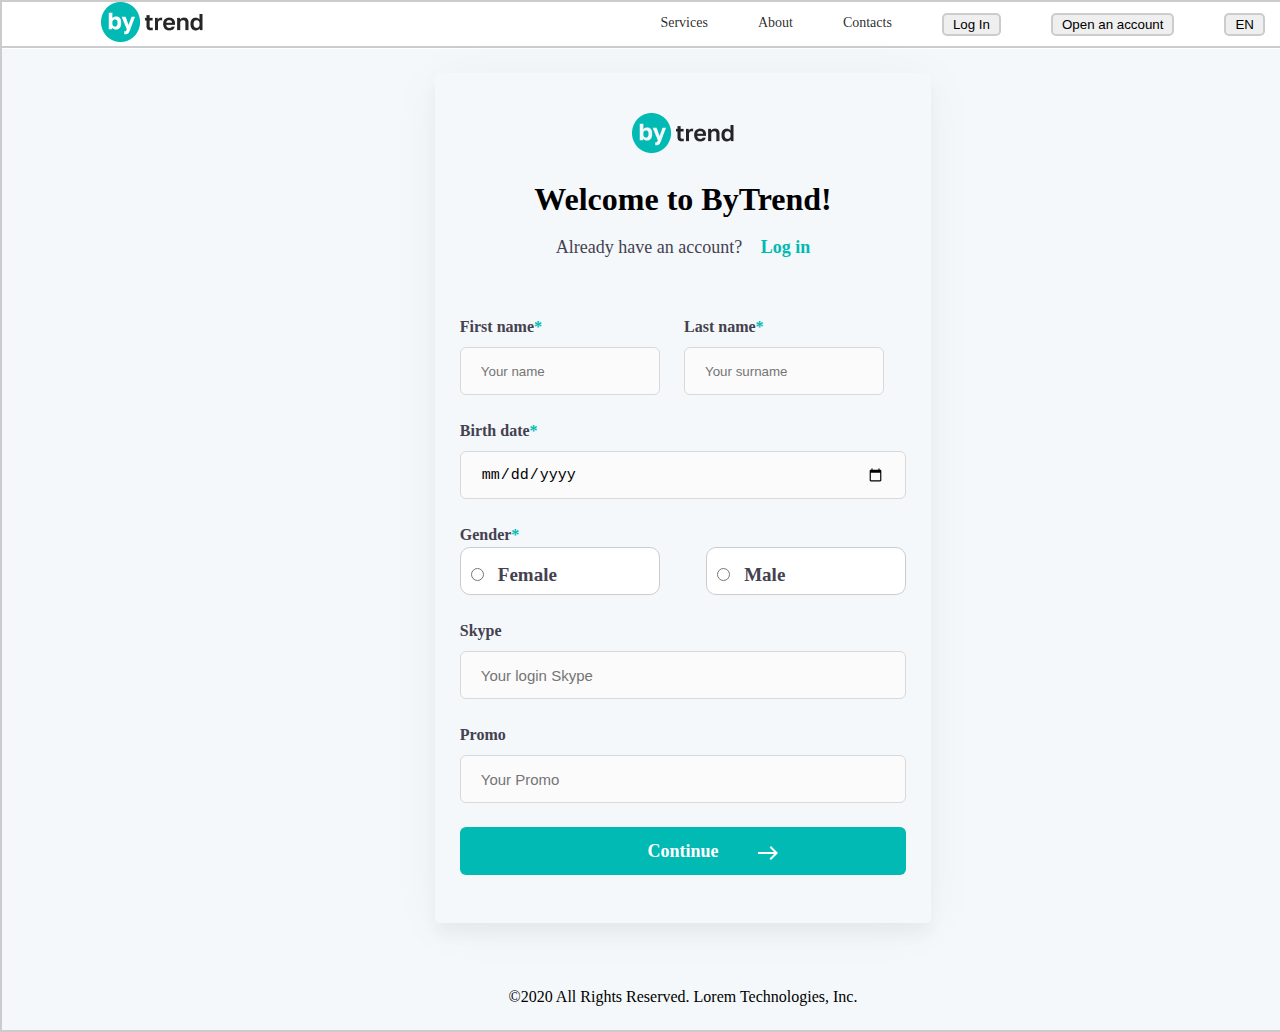
<file: index.html>
<!DOCTYPE html>
<html lang="en">

<head>
    <meta charset="UTF-8">
    <meta name="viewport" content="width=device-width, initial-scale=1.0">
    <title>First Step</title>
    <link rel="stylesheet" href="./Css/style.css">
</head>

<body>
    <header>
        <div class="menyu">
            <div class="img">
                <img src="Images/logo (1).png" alt="">
            </div>
            <div class="navbar">
                <nav>
                    <ul>
                        <li class="nav-list"><a href="" class="nav-link">Services</a></li>
                        <li class="nav-list"><a href="" class="nav-link">About</a></li>
                        <li class="nav-list"><a href="" class="nav-link"> Contacts</a></li>
                        <li class="nav-list"><a href="./Pages/login.html" class="nav-link"><button>Log In</button></a>
                        </li>
                        <li class="nav-list"><a href="" class="nav-link"><button>Open an account</button></a></li>
                        <li class="nav-list"><a href="" class="nav-link"><button>EN</button></a></li>
                    </ul>
                </nav>
            </div>
        </div>
    </header>

    <main>
        <div class="main">

            <div class="container">
                <center>
                    <img class="trend" src="Images/logo (1).png" alt="">
                    <h1>Welcome to ByTrend!</h1>
                    <div class="login">
                        <div class="left">
                            <h3>Already have an account?</h3>
                        </div>
                        <div class="right">
                            <a href="./Pages/login.html">Log in</a>

                        </div>
                    </div>
                </center>
                <div class="name">
                    <div class="first-name">
                        <form>
                            <label for="first-name">First name<span>*</span></label>
                            <input required id="first-name" type="text" placeholder="Your name">
                        </form>
                    </div>
                    <div class="Last-name">
                        <form>
                            <label for="last-name">Last name<span>*</span></label>
                            <input required id="last-name" type="text" placeholder="Your surname">
                        </form>


                    </div>
                </div>
                <div class="birth">
                    <form>
                        <label for="Birth-date*">Birth date<span>*</span></label>
                        <input required type="date" id="Birth-date" placeholder="06.12.1992">

                    </form>
                </div>
                <div class="gender">
                    <form>
                        <h1>Gender<span>*</span></h1>
                        <div class="Gender">
                            <div class="famale">
                                <input name="gender" id="female" required type="radio">
                                <label for="female">Female</label>
                            </div>
                            <div class="male">
                                <input name="gender" id="male" required type="radio">
                                <label for="male">Male</label>
                            </div>

                        </div>

                    </form>


                </div>
                <div class="skype">
                    <form>
                        <label for="skype">Skype</label>
                        <input id="skype" type="text" placeholder="Your login Skype">
                    </form>

                </div>
                <div class="skype">
                    <form>
                        <label for="skype">Promo</label>
                        <input id="skype" type="text" placeholder="Your Promo">
                    </form>

                </div>

                <center>
                    <button><a href="./Pages/register.html">Continue</a></button>
                    <img class="top-img" src="Images/right.svg" alt="">


                </center>
            </div>
            <center>
                <p class="foot-text">©2020 All Rights Reserved. Lorem Technologies, Inc.</p>

            </center>
        </div>


    </main>
    <footer>

    </footer>

</body>

</html>
</file>
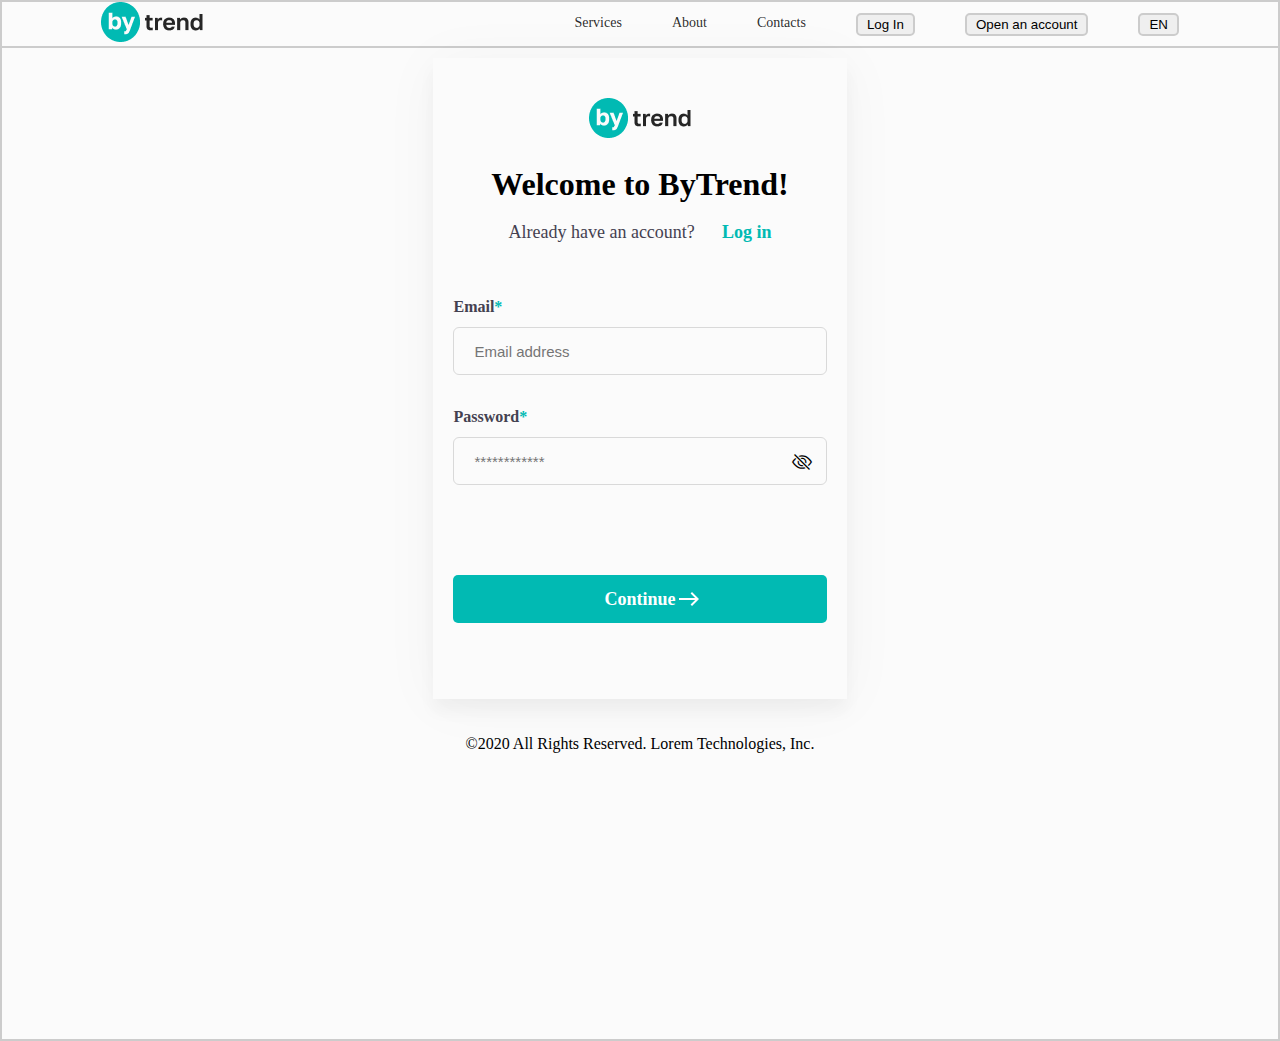
<file: Pages/login.html>
<!DOCTYPE html>
<html lang="en">

<head>
    <meta charset="UTF-8">
    <meta name="viewport" content="width=device-width, initial-scale=1.0">
    <title>Log In</title>
    <link rel="stylesheet" href="../Css/login.css">
    <link rel="stylesheet" href="https://cdn.jsdelivr.net/npm/bootstrap-icons@1.3.0/font/bootstrap-icons.css" />
</head>

<body>
    <header>
        <div class="menyu">
            <div class="img">
                <a href="../index.html"><img src="../Images/logo (1).png    " alt=""></a>
            </div>
            <div class="navbar">
                <nav>
                    <ul>
                        <li class="nav-list"><a href="" class="nav-link">Services</a></li>
                        <li class="nav-list"><a href="" class="nav-link">About</a></li>
                        <li class="nav-list"><a href="" class="nav-link"> Contacts</a></li>
                        <li class="nav-list"><a href="#" class="nav-link"><button>Log In</button></a>
                        </li>
                        <li class="nav-list"><a href="" class="nav-link"><button>Open an account</button></a></li>
                        <li class="nav-list"><a href="" class="nav-link"><button>EN</button></a></li>
                    </ul>
                </nav>
            </div>
        </div>
    </header>
    <main>
        <div class="center">
            <div class="container">
                <center>
                    <img class="trend" src="../Images/logo (1).png" alt="">
                    <h1>Welcome to ByTrend!</h1>
                    <div class="login">
                        <div class="left">
                            <h3>Already have an account?</h3>
                        </div>
                        <div class="right">
                            <a href="#">Log in</a>

                        </div>
                    </div>
                </center>
                <div class="email">
                    <form>
                        <label for="email">Email<span>*</span></label>
                        <input required id="email" type="email" placeholder="Email address">

                    </form>


                </div>
                <div class="password">
                    <form>
                        <label for="password">Password<span>*</span></label>
                        <input required id="password" type="password" placeholder="************">
                        <i class="bi bi-eye-slash" id="toggle-password"></i>
                    </form>


                </div>
                <center>
                    <button type="submit"><a href="#">Continue</a></button>
                    <img class="top-img" src="../Images/right.svg" alt="">

                </center>

            </div>
            <center>
                <br><br>
                <div class="text">
                    <p class="foot-text">©2020 All Rights Reserved. Lorem Technologies, Inc.</p>
                </div>

            </center>
        </div>
    </main>
    <Script src="../Js/main.js"></Script>
</body>

</html>
</file>
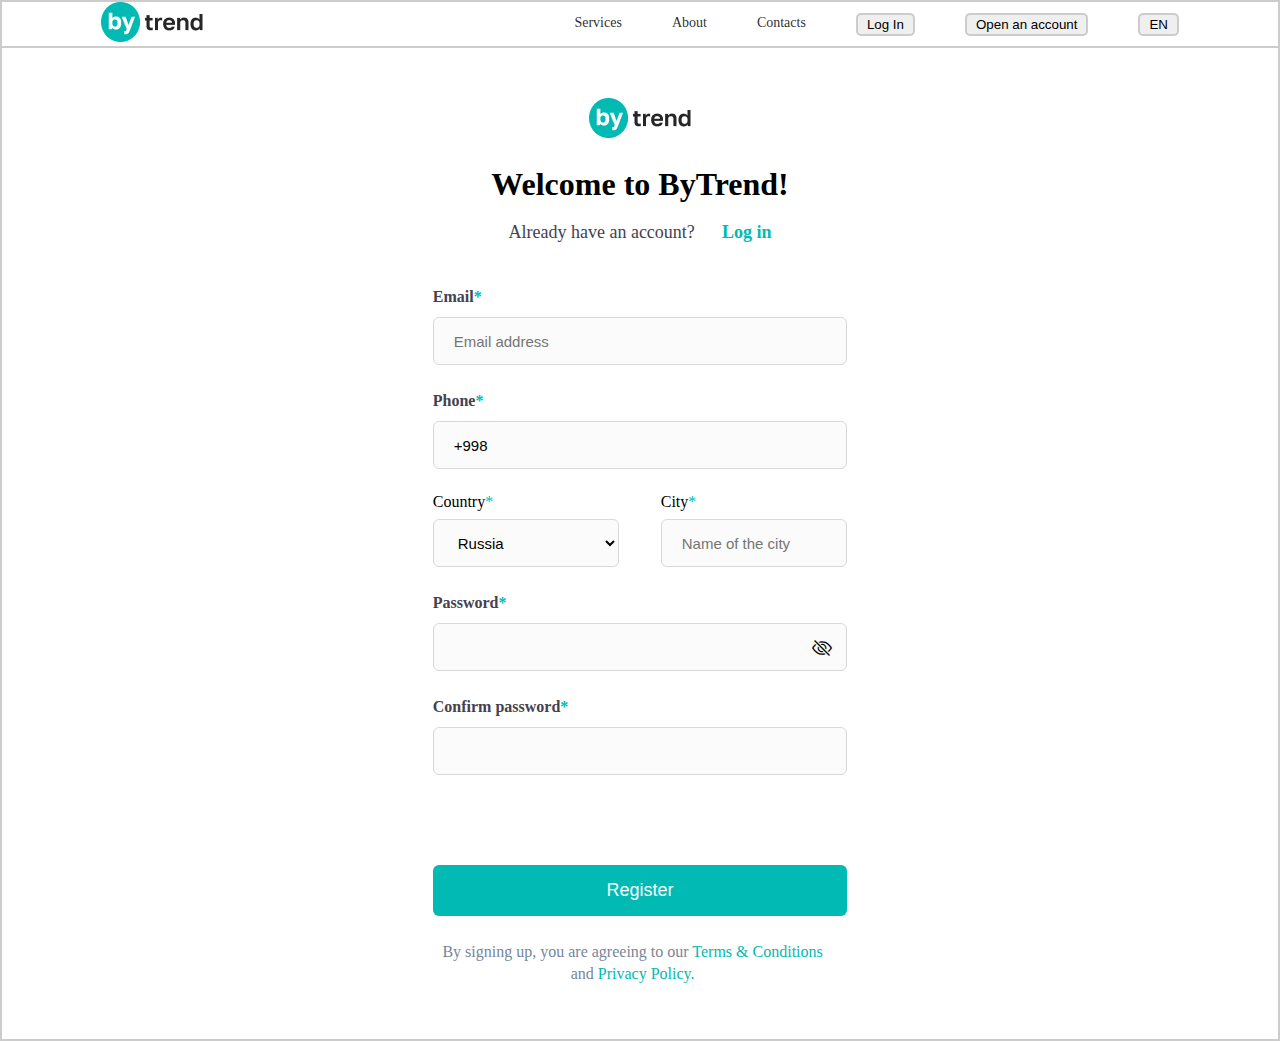
<file: Pages/register.html>
<!DOCTYPE html>
<html lang="en">

<head>
    <meta charset="UTF-8">
    <meta name="viewport" content="width=device-width, initial-scale=1.0">
    <title>Register</title>
    <link rel="stylesheet" href="../Css/register.css">
    <link rel="stylesheet" href="https://cdn.jsdelivr.net/npm/bootstrap-icons@1.3.0/font/bootstrap-icons.css" />
</head>

<body>
    <header>
        <div class="menyu">
            <div class="img">
                <a href="../index.html"><img src="../Images/logo (1).png    " alt=""></a>
            </div>
            <div class="navbar">
                <nav>
                    <ul>
                        <li class="nav-list"><a href="" class="nav-link">Services</a></li>
                        <li class="nav-list"><a href="" class="nav-link">About</a></li>
                        <li class="nav-list"><a href="" class="nav-link"> Contacts</a></li>
                        <li class="nav-list"><a href="../Pages/login.html" class="nav-link"><button>Log In</button></a>
                        </li>
                        <li class="nav-list"><a href="" class="nav-link"><button>Open an account</button></a></li>
                        <li class="nav-list"><a href="" class="nav-link"><button>EN</button></a></li>
                    </ul>
                </nav>
            </div>
        </div>
    </header>
    <main>
        <div class="center">
            <div class="container">
                <center>
                    <img class="trend" src="../Images/logo (1).png" alt="">
                    <h1>Welcome to ByTrend!</h1>
                    <div class="login">
                        <div class="left">
                            <h3>Already have an account?</h3>
                        </div>
                        <div class="right">
                            <a href="../Pages/login.html">Log in</a>

                        </div>
                    </div>
                </center>
                <div class="email">
                    <form>
                        <label for="email">Email<span>*</span></label>
                        <input id="email" type="email" placeholder="Email address">

                    </form>

                </div>
                <div class="phone">
                    <form>
                        <label for="phone">Phone<span>*</span></label>
                        <input required id="phone" value="+998" type="email" placeholder="+998 91 600 66 18">
                    </form>

                </div>
                <div class="country-city">
                    <div class="country">
                        <form>
                            <label for="country">Country<span>*</span></label>
                            <select required name="country" id="country">
                                <option value="Russia">Russia</option>
                                <option value="Uzbekista">Uzbekista</option>
                                <option value="Falastin">Falastin</option>
                                <option value="Suriya">Suriya</option>
                                <option value="USA">USA</option>

                            </select>
                        </form>



                    </div>
                    <div class="city">
                        <form>
                            <label for="city">City<span>*</span></label>
                            <input required id="city" type="text" placeholder="Name of the city">
                        </form>

                    </div>

                </div>
                <div class="password">
                    <label for="password">Password<span>*</span></label>
                    <input required id="password" type="password" minlength="6">
                    <i class="bi bi-eye-slash" id="toggle-password"></i>

                </div>
                <div class="password">
                    <label for="password">Confirm password<span>*</span></label>
                    <input required id="password" type="password" minlength="6">

                </div>
                <form>

                    <button type="submit" class="Register">Register</button>
                </form>

                <p>By signing up, you are agreeing to our <span>Terms & Conditions</span> and <span>Privacy
                        Policy.</span> </p>
            </div>

        </div>
    </main>
    <script src="../Js/main.js"></script>
</body>

</html>
</file>
<file: Css/style.css>
* {
    margin: 0;
    padding: 0;
    box-sizing: border-box;

}

a {
    text-decoration: none;
}

a:hover {
    color: #01BAB3;
}

ul {
    list-style-type: none;
    display: flex;
}

body {
    width: 1366px;
    /* border: 1px solid red; */
    margin-right: auto;
    margin-left: auto;
    border: 2px solid #CCCCCC;


}

header {
    width: 100%;
    height: 56px;
    /* border: 1px solid black; */

}

.menyu {
    display: flex;
    padding: 0px 99px;
    justify-content: space-between;
    align-items: center;
    border-bottom: 2px solid #CCCCCC;
}

.img img {
    align-items: center;
}

.nav-link {
    margin-left: 50px;
    color: rgba(0, 0, 0, 0.85);
    font-size: 14px;
    font-weight: 400;
}

.nav-link button {
    padding: 2px 9px;
    border-radius: 5px;
    border: 2px solid#CCCCCC;
}

.navbar button:hover {
    color: #01BAB3;
}

.main {
    max-width: 1374px;
    background-color: #F4F8FA;
    margin-right: auto;
    margin-left: auto;
    /* border: 1px solid red; */
    padding: 24px;
    margin-top: -9px;
}

.container {
    max-width: 496px;
    height: 850px;
    margin-right: auto;
    margin-left: auto;
    border-radius: 5px;
    /* border: 1px solid black; */
    box-shadow: 0px 4px 56px 0px rgba(0, 0, 0, 0.04), 0px 12px 16px 0px rgba(0, 0, 0, 0.04);
}

.container .trend {
    padding-top: 40px;
}

.container h1 {
    margin-top: 24px;
}

.login {
    display: flex;
    width: 55%;
    justify-content: space-around;
}


.right img {
    padding-top: -60px;
}

.left h3 {
    color: #444150;
    font-size: 18px;
    font-weight: 400;
    line-height: 26px;
    padding-top: 16px;
}

.right a {
    display: block;
    color: var(--01-bab-3, #01BAB3);
    font-family: Segoe UI;
    font-size: 18px;
    font-style: normal;
    font-weight: 600;
    line-height: 26px;
    padding-top: 16px;
}

.right a:hover {
    text-decoration: underline #01BAB3;
}

.first-name {
    display: block;
}

span {
    color: #01BAB3;
}

.name {
    display: flex;
    justify-content: space-between;
    width: 90%;
    margin-right: auto;
    margin-left: auto;
    padding-top: 55px;
}

.name label {
    color: #444150;
    font-family: Segoe UI;
    font-size: 16px;
    font-style: normal;
    font-weight: 600;
    line-height: 24px;
}

.name input {
    width: 200px;
    height: 48px;
    flex-shrink: 0;
    border-radius: 6px;
    border: 1px solid #D9D9D9;
    outline: none;
    background: #FBFBFB;
    padding-left: 20px;
    margin-top: 8px;
}

.birth {
    width: 90%;
    margin-right: auto;
    margin-left: auto;
    padding-top: 24px;
}

.birth label {
    color: #444150;
    font-family: Segoe UI;
    font-size: 16px;
    font-style: normal;
    font-weight: 600;
    line-height: 24px;
}

.birth input {
    width: 100%;
    height: 48px;
    flex-shrink: 0;
    border-radius: 6px;
    border: 1px solid #D9D9D9;
    outline: none;
    background: #FBFBFB;
    padding-left: 20px;
    margin-top: 8px;
    padding: 0px 20px;
    font-size: 15px;
}

.gender {
    width: 90%;
    margin-right: auto;
    margin-left: auto;
}

.famale {
    width: 200px;
    height: 48px;
    flex-shrink: 0;
    border: 1px solid #CCCCCC;
    align-items: center;
    border-radius: 10px;
    background-color: #fff;
}

.male {
    width: 200px;
    height: 48px;
    flex-shrink: 0;
    border: 1px solid #CCCCCC;
    border-radius: 10px;
    background-color: #fff;

}

.Gender {
    display: flex;
    justify-content: space-between;
    width: 100%;
}

.gender h1 {
    color: #444150;
    font-family: Segoe UI;
    font-size: 16px;
    font-style: normal;
    font-weight: 600;
    line-height: 24px;
}

.gender label {
    color: #444150;
    font-family: Segoe UI;
    font-size: 19px;
    font-weight: 600;
    /* line-height: 48px; */
    margin-left: 10px;


}

.gender input {
    color: #01BAB3;
    margin-left: 10px;
    margin-top: 20px;
}

.skype {
    width: 90%;
    margin-right: auto;
    margin-left: auto;
    padding-top: 24px;
}

.skype label {
    color: #444150;
    font-family: Segoe UI;
    font-size: 16px;
    font-style: normal;
    font-weight: 600;
    line-height: 24px;

}

.skype input {
    width: 100%;
    height: 48px;
    flex-shrink: 0;
    border-radius: 6px;
    border: 1px solid #D9D9D9;
    outline: none;
    background: #FBFBFB;
    margin-top: 8px;
    font-size: 15px;
    padding-left: 20px;
}

.container button {
    width: 90%;
    height: 48px;
    margin-right: auto;
    text-align: center;
    font-family: Segoe UI;
    font-size: 18px;
    font-weight: 600;
    margin-left: auto;
    background-color: #01BAB3;
    border: none;
    border-radius: 6px;
    margin-top: 24px;
    padding: 0px 40px;

}

.container button a {
    color: #ffff;
}

.top-img {
    margin-left: -150px;
    margin-top: 38px;
    position: absolute;
}

.foot-text {
    padding-top: 65px;
}

.text {
    margin-top: 35px;
}
</file>
<file: Css/login.css>
* {
    margin: 0;
    padding: 0;
    box-sizing: border-box;
}

a {
    text-decoration: none;
}

a:hover {
    color: #01BAB3;
}

ul {
    list-style-type: none;
    display: flex;
}

body {
    max-width: 1366px;
    /* border: 1px solid red; */
    margin-right: auto;
    background-color: #FBFBFB;
    margin-left: auto;
    border: 2px solid #CCCCCC;


}

header {
    width: 100%;
    height: 56px;
    /* border: 1px solid black; */

}

.menyu {
    display: flex;
    padding: 0px 99px;
    justify-content: space-between;
    align-items: center;
    border-bottom: 2px solid #CCCCCC;
}

.img img {
    align-items: center;
}

.nav-link {
    margin-left: 50px;
    color: rgba(0, 0, 0, 0.85);
    font-size: 14px;
    font-weight: 400;
}

.nav-link button {
    padding: 2px 9px;
    border-radius: 5px;
    border: 2px solid#CCCCCC;
}

.navbar button:hover {
    color: #01BAB3;
}

.center {
    width: 566px;
    height: 981px;
    /* border: 1px solid red; */
    margin-right: auto;
    margin-left: auto;
}

.container {
    width: 414.535px;
    height: 641px;
    margin-right: auto;
    margin-left: auto;
    /* background-color: #01BAB3; */
    box-shadow: 0px 4px 56px 0px rgba(0, 0, 0, 0.04), 0px 12px 16px 0px rgba(0, 0, 0, 0.04);


}

.container .trend {
    padding-top: 40px;
}

.container h1 {
    margin-top: 24px;
}

.login {
    display: flex;
    width: 70%;
    justify-content: space-around;
}


.right img {
    padding-top: -60px;
}

.left h3 {
    color: #444150;
    font-size: 18px;
    font-weight: 400;
    line-height: 26px;
    padding-top: 16px;
}

.right a {
    display: block;
    color: var(--01-bab-3, #01BAB3);
    font-family: Segoe UI;
    font-size: 18px;
    font-style: normal;
    font-weight: 600;
    line-height: 26px;
    padding-top: 16px;
}

.right a:hover {
    text-decoration: underline #01BAB3;
}

.email {
    width: 90%;
    margin-top: 50px;
    margin-right: auto;
    margin-left: auto;

}

.container span {
    color: #01BAB3;
}

.email label {
    color: #444150;
    font-family: Segoe UI;
    font-size: 16px;
    font-style: normal;
    font-weight: 600;
    line-height: 24px;
}

.email input {
    width: 100%;
    height: 48px;
    flex-shrink: 0;
    border-radius: 6px;
    border: 1px solid #D9D9D9;
    outline: none;
    background: #FBFBFB;
    padding-left: 20px;
    margin-top: 8px;
    padding: 0px 20px;
    font-size: 15px;
}

.password label {
    color: #444150;
    font-family: Segoe UI;
    font-size: 16px;
    font-style: normal;
    font-weight: 600;
    line-height: 24px;
}

.password {
    width: 90%;
    margin-top: 30px;
    position: relative;
    margin-right: auto;
    margin-left: auto;
}

.password input {
    width: 100%;
    height: 48px;
    flex-shrink: 0;
    border-radius: 6px;
    border: 1px solid #D9D9D9;
    outline: none;
    background: #FBFBFB;
    padding-left: 20px;
    margin-top: 8px;
    padding: 0px 20px;
    font-size: 15px;
}

.password i {
    position: absolute;
    top: 46px;
    right: 15px;
    font-size: 20px;
    cursor: pointer;

}

.container button {
    width: 90%;
    height: 48px;
    margin-right: auto;
    text-align: center;
    font-family: Segoe UI;
    font-size: 18px;
    font-weight: 600;
    margin-left: auto;
    background-color: #01BAB3;
    border: none;
    margin-top: 90px;
    padding: 0px 40px;
    border-radius: 5px;

}

.container button a {
    color: #ffff;
}

.top-img {
    margin-left: -150px;
    margin-top: 102px;
    position: absolute;
}
</file>
<file: Css/register.css>
* {
    margin: 0;
    padding: 0;
    box-sizing: border-box;
}

a {
    text-decoration: none;
}

a:hover {
    color: #01BAB3;
}

ul {
    list-style-type: none;
    display: flex;
}

body {
    max-width: 1366px;
    /* border: 1px solid red; */
    margin-right: auto;
    margin-left: auto;
    border: 2px solid #CCCCCC;


}

header {
    width: 100%;
    height: 56px;
    /* border: 1px solid black; */

}

.menyu {
    display: flex;
    padding: 0px 99px;
    justify-content: space-between;
    align-items: center;
    border-bottom: 2px solid #CCCCCC;
}

.img img {
    align-items: center;
}

.nav-link {
    margin-left: 50px;
    color: rgba(0, 0, 0, 0.85);
    font-size: 14px;
    font-weight: 400;
}

.nav-link button {
    padding: 2px 9px;
    border-radius: 5px;
    border: 2px solid#CCCCCC;
}

.navbar button:hover {
    color: #01BAB3;
}

.center {
    width: 566px;
    height: 981px;
    /* border: 1px solid red; */
    margin-right: auto;
    margin-left: auto;
}

.container {
    width: 414.535px;
    height: auto;
    margin-right: auto;
    margin-left: auto;

}

.container .trend {
    padding-top: 40px;
}

.container h1 {
    margin-top: 24px;
}

.login {
    display: flex;
    width: 70%;
    justify-content: space-around;
}


.right img {
    padding-top: -60px;
}

.left h3 {
    color: #444150;
    font-size: 18px;
    font-weight: 400;
    line-height: 26px;
    padding-top: 16px;
}

.right a {
    display: block;
    color: var(--01-bab-3, #01BAB3);
    font-family: Segoe UI;
    font-size: 18px;
    font-style: normal;
    font-weight: 600;
    line-height: 26px;
    padding-top: 16px;
}

.right a:hover {
    text-decoration: underline #01BAB3;
}

.email {
    margin-top: 40px;
}

.email label {
    color: #444150;
    font-family: Segoe UI;
    font-size: 16px;
    font-style: normal;
    font-weight: 600;
    line-height: 24px;
}

.email input {
    width: 100%;
    height: 48px;
    flex-shrink: 0;
    border-radius: 6px;
    border: 1px solid #D9D9D9;
    outline: none;
    background: #FBFBFB;
    padding-left: 20px;
    margin-top: 8px;
    padding: 0px 20px;
    font-size: 15px;
}

.phone {
    margin-top: 24px;
}

.phone label {
    color: #444150;
    font-family: Segoe UI;
    font-size: 16px;
    font-style: normal;
    font-weight: 600;
    line-height: 24px;
}

.phone input {
    width: 100%;
    height: 48px;
    flex-shrink: 0;
    border-radius: 6px;
    border: 1px solid #D9D9D9;
    outline: none;
    background: #FBFBFB;
    padding-left: 20px;
    margin-top: 8px;
    padding: 0px 20px;
    font-size: 15px;
}

.container span {
    color: #01BAB3;
}

.country-city {
    display: flex;
    justify-content: space-between;
}

.country-city {
    margin-top: 24px;
}

.country {
    width: 45%;
}

.country select {
    width: 100%;
    height: 48px;
    flex-shrink: 0;
    border-radius: 6px;
    border: 1px solid #D9D9D9;
    outline: none;
    background: #FBFBFB;
    padding-left: 20px;
    margin-top: 8px;
    padding: 0px 20px;
    font-size: 15px;
}

.city input {
    width: 100%;
    height: 48px;
    flex-shrink: 0;
    border-radius: 6px;
    border: 1px solid #D9D9D9;
    outline: none;
    background: #FBFBFB;
    padding-left: 20px;
    margin-top: 8px;
    padding: 0px 20px;
    font-size: 15px;
}

.city {
    width: 45%;

}

.password {
    margin-top: 24px;
    position: relative;
}

.password label {
    color: #444150;
    font-family: Segoe UI;
    font-size: 16px;
    font-style: normal;
    font-weight: 600;
    line-height: 24px;
}

.password input {
    width: 100%;
    height: 48px;
    flex-shrink: 0;
    border-radius: 6px;
    border: 1px solid #D9D9D9;
    outline: none;
    background: #FBFBFB;
    padding-left: 20px;
    margin-top: 8px;
    padding: 0px 20px;
    font-size: 15px;
}

.password i {
    position: absolute;
    top: 46px;
    right: 15px;
    font-size: 20px;
    cursor: pointer;

}

.Register {
    width: 100%;
    height: 51.183px;
    border-radius: 6px;
    background-color: #01BAB3;
    border: none;
    color: white;
    font-size: 18px;
    margin-top: 90px;
}

.container p {
    width: 399.704px;
    height: 46.917px;
    flex-shrink: 0;
    color: #778699;
    text-align: center;
    font-size: 16px;
    font-style: normal;
    font-weight: 400;
    line-height: 22px;
    padding-top: 25px;
}
</file>
